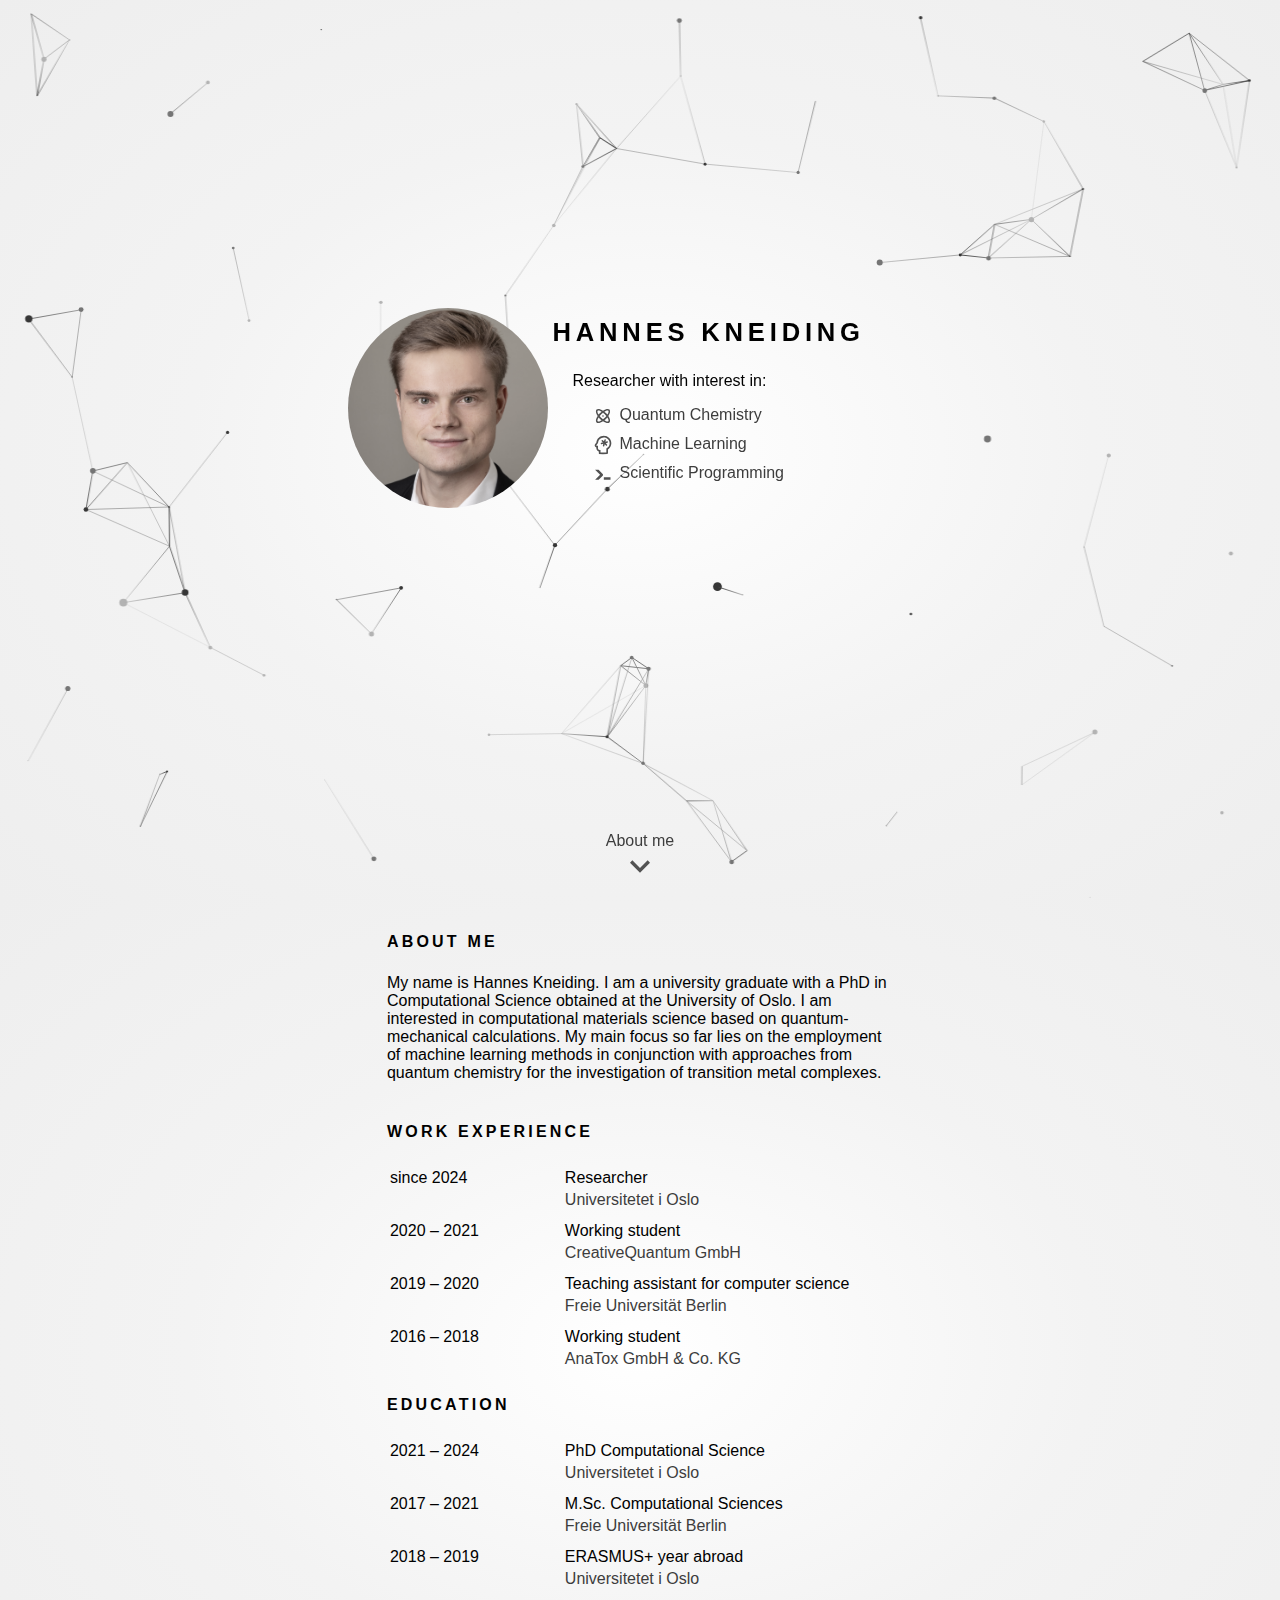
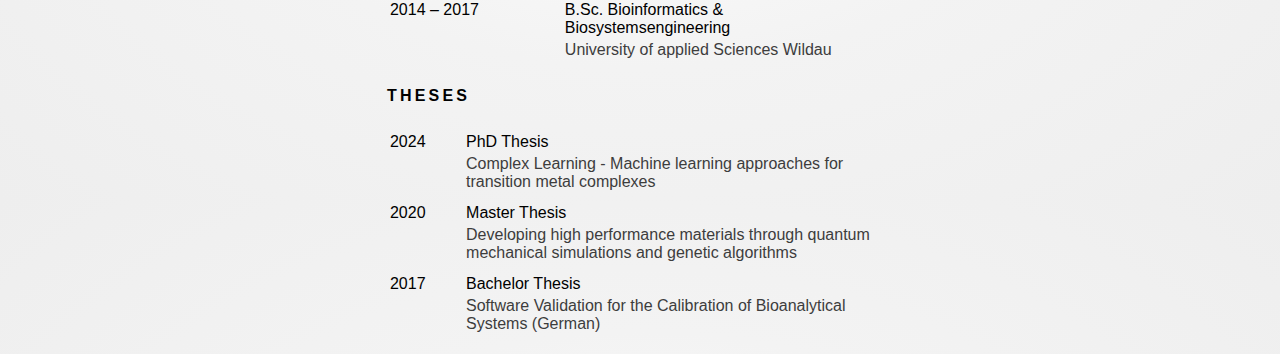
<file: index.html>
<!DOCTYPE html>
<html lang="en">
<head>
    <meta charset="UTF-8">
    <meta name="viewport" content="width=device-width, initial-scale=1.0">
    <meta name="description" content="Personal web page of Hannes Kneiding"> 
    <meta name="keywords" content="hannes, kneiding">
    <meta name="google-site-verification" content="RI3Y8IMaBiPrTOXY99IC0MkhdrZYQqabdenyPWGpyWY" />
    <title>Hannes Kneiding</title>
</head>

<!-- favicon -->
<!-- <link rel="icon" href="assets/img/favicon.ico" type="image/x-icon" /> -->

<!-- style sheet -->
<link rel="stylesheet" href="assets/css/theme.css">

<!-- external import -->
<script type="text/javascript" src="assets/js/particles.min.js"></script>
<!-- index.js import -->
<script src="assets/js/index.js"></script>

<body>

    <div class="center-cover" style="padding-bottom: 100px;">    
        <div class="container-cover">
            <div class="clearfix heading__config">
                <img class="avatar" src="./assets/img/head.jpg" width=200 style="border-radius: 50%; filter: grayscale(50%);">
                <div class="heading__description">
                    <h2 class="name__heading" style="text-align: center;">Hannes Kneiding</h2>
                    <p class="name__label">
                        Researcher with interest in:
                    </p>
                    
                    <div class="list-icon">
                        <img src="./assets/img/atom.svg" width=20 style="margin-right: 7px; border-radius: 50%;">
                    </div>
                    <div class="list-text" style="color: #3d3d3d;">
                        Quantum Chemistry
                    </div>

                    <div class="list-icon">
                        <img src="./assets/img/head-snowflake-outline.svg" width=20 style="margin-right: 7px; border-radius: 50%;">
                    </div>
                    <div class="list-text" style="color: #3d3d3d;">
                        Machine Learning
                    </div>


                    <div class="list-icon">
                        <img src="./assets/img/console-line.svg" width=20 style="margin-right: 7px; border-radius: 50%;">
                    </div>
                    <div class="list-text" style="color: #3d3d3d;">
                        Scientific Programming
                    </div>

                </div>
            </div>

            <a class="title__scroll" href="#about">
                <span class="title__scroll__text" style="color: #3d3d3d;">
                    About me
                </span>
                <img src="./assets/img/chevron-down.svg" width=40>
            </a>
            <canvas class="background" width="1836" height="536" style="width: 100%; height: 100%"></canvas>
        </div>
    </div>
    
    <div class="about">
        <div class="center" style="margin-left: -4.5px">
            <div class="container" style="padding-left: 1%;">
                <h3 class="section__heading" id="about">About me</h3>
                    <p>
                        My name is Hannes Kneiding. I am a university graduate with a PhD in Computational Science obtained at the University of Oslo. 
                        I am interested in computational materials science based on quantum-mechanical calculations. My main focus so far lies on the employment of machine learning methods in conjunction with approaches from quantum chemistry for the investigation of transition metal complexes.
                    </p>
                <br>

                <h3 class="section__heading">Work experience</h3><br> 
                <table style="width:100%">
                    <colgroup>
                        <col span="1" style="width: 35%;">
                        <col span="1" style="width: 65%;">
                    </colgroup>

                    <tr>
                        <td>since 2024</td>
                        <td>Researcher</td>
                    </tr>
                    <tr>
                        <td></td>
                        <td style="color: #3d3d3d; padding-bottom: 10px;">Universitetet i Oslo</td>
                    </tr>
                    
                    <tr>
                        <td>2020 &#8211; 2021</td>
                        <td>Working student</td>
                    </tr>
                    <tr>
                        <td></td>
                        <td style="color: #3d3d3d; padding-bottom: 10px;">CreativeQuantum GmbH</td>
                    </tr>

                    <tr>
                        <td>2019 &#8211; 2020</td>
                        <td>Teaching assistant for computer science</td>
                    </tr>
                    <tr>
                        <td></td>
                        <td style="color: #3d3d3d; padding-bottom: 10px;">Freie Universität Berlin</td>
                    </tr>

                    <tr>
                        <td>2016 &#8211; 2018</td>
                        <td>Working student</td>
                    </tr>
                    <tr>
                        <td></td>
                        <td style="color: #3d3d3d;">AnaTox GmbH & Co. KG</td>
                    </tr>

                </table>
                <br>

                <h3 class="section__heading">Education</h3><br>    
                <table style="width:100%">
                    <colgroup>
                        <col span="1" style="width: 35%;">
                        <col span="1" style="width: 65%;">
                    </colgroup>
                    
                    <tr>
                        <td>2021 &#8211; 2024</td>
                        <td>PhD Computational Science</td>
                    </tr>
                    <tr>
                        <td></td>
                        <td style="color: #3d3d3d; padding-bottom: 10px;">Universitetet i Oslo</td>
                    </tr>
                    
                    <tr>
                        <td>2017 &#8211; 2021</td>
                        <td>M.Sc. Computational Sciences</td>
                    </tr>
                    <tr>
                        <td></td>
                        <td style="color: #3d3d3d; padding-bottom: 10px;">Freie Universität Berlin</td>
                    </tr>

                    <tr>
                        <td>2018 &#8211; 2019</td>
                        <td>ERASMUS+ year abroad</td>
                    </tr>
                    <tr>
                        <td></td>
                        <td style="color: #3d3d3d; padding-bottom: 10px;">Universitetet i Oslo</td>
                    </tr>

                    <tr>
                        <td>2014 &#8211; 2017</td>
                        <td>B.Sc. Bioinformatics & Biosystemsengineering</td>
                    </tr>
                    <tr>
                        <td></td>
                        <td style="color: #3d3d3d;">University of applied Sciences Wildau</td>
                    </tr>

                </table>
                <br>
                
                <h3 class="section__heading">Theses</h3><br>
                <table style="width:100%">
                    <colgroup>
                        <col span="1" style="width: 15%;">
                        <col span="1" style="width: 85%;">
                    </colgroup>

                    <tr>
                        <td>2024</td>
                        <td>PhD Thesis</td>
                    </tr>
                    <tr>
                        <td></td>
                        <td style="color: #3d3d3d; padding-bottom: 10px;">Complex Learning - Machine learning approaches for transition metal complexes</td>
                    </tr>
                    
                    <tr>
                        <td>2020</td>
                        <td>Master Thesis</td>
                    </tr>
                    <tr>
                        <td></td>
                        <td style="color: #3d3d3d; padding-bottom: 10px;">Developing high performance materials through quantum mechanical simulations and genetic algorithms</td>
                    </tr>

                    <tr>
                        <td>2017</td>
                        <td>Bachelor Thesis</td>
                    </tr>
                    <tr>
                        <td></td>
                        <td style="color: #3d3d3d;">Software Validation for the Calibration of Bioanalytical Systems (German)</td>
                    </tr>
                </table>
                <br>
            </div>
        </div>

        <!-- <div class="footer" id="footer">
        </div>

        <script>
            var imprintRaw = "sennaH gnidienK | eßartsrehtuL 8 | 28441 madstoP | ed.enilno-t@gnidienk.sennah";
            var imprintSplit = imprintRaw.split(" ");
            var imprint = "";
            for (let i = 0; i < imprintSplit.length; i++) {
                imprint += imprintSplit[i].split('').reverse().join('')
                imprint += " "
            }
            document.getElementById("footer").innerHTML = imprint;
        </script> -->

    </div>

</body>
</html>
</file>
<file: assets/css/theme.css>
/* For Mobile */
@media screen and (max-width: 416px) {
  html, body { 
    height: 100%;
    scroll-behavior: smooth;
  }
  
  body {
    display: flex;
    align-items: center;
    font-family: 'helvetica-neue-std', sans-serif;
    font-style: normal;
    background-color: #007eec;
    background: radial-gradient(ellipse at center, #ffffff 0%,#f3f3f3 50%,#eeeeee 100%);
  }
  
  .name__heading {
    text-transform: uppercase;
    line-height: 3rem;
    margin-top: 0rem;
    margin-bottom: 1rem;
    white-space: normal;
    font-weight: 700;
    font-size: 1.6rem;
    letter-spacing: 0.3rem;
    cursor: text;
  }

  .heading__description {
    margin: auto;
    width: 100%;
  }

  .name__label {
    margin-left: 0px; 
    width: 100%;
  }
  
  .section__heading {
    text-transform: uppercase;
    line-height: 2rem;
    margin-top: 0rem;
    margin-bottom: 0rem;
    white-space: normal;
    font-weight: 700;
    font-size: 1rem;
    letter-spacing: 0.2rem;
    cursor: text;
  }
  
  .title__scroll {
    position: absolute;
    width: 110px;
    right: 0;
    left: 0;
    bottom: 10px;
    margin: auto;
    text-align: center;
    z-index: 10;
  }
  
  .title__scroll__text {
    position: absolute;
    width: 110px;
    right: 0;
    left: 0;
    bottom: 40px;
    margin: auto;
    text-align: center;
    z-index: 10;
  }
  
  .center-cover {
    margin: auto;
    width: 50%;
    min-width: 200px;
  }
  
  .center {
    margin: auto;
    width: 100%;
  }
  
  .container {
    width: 90%;
    max-width: 500px;
    margin: 0 auto;
    background-color: rgba(255, 255, 255, 0);
  }
  
  .container-cover {
    width: 100%;
    margin: 0 auto;
    background-color: rgba(255, 255, 255, 0);
  }
  
  .footer {
    padding: 5px;
    width: 101.52%;
    margin-left: -8px;
    background-color: #313131;
    text-align: center;
    color: white;
  }
  
  .background {
    position: absolute;
    width:100%;
    height:100%;
    display: block;
    top: 0;
    bottom: 0;
    left: 0;
    right: 0;
    z-index: -1;
  }
  
  .avatar {
    margin: auto;
    width: 100%;
  }

  .about {
    height: 100px; 
    width: 98%; 
    position: absolute; 
    margin-top: 115vh;
  }

  .about__me {
    position: relative;
  }
    
  .heading__config > * {
    margin: auto;
    width: 100%;
  }
  
  .list-icon {
    margin-left: 40px;  
    margin-bottom: 5px; 
    float: left; 
    clear: both;
  }

  .list-text {
    float: left; 
    width: 60%;
    margin-bottom: 5px;
  }
  
  td {
    text-align: left;
    vertical-align: text-top;
  }
  
  .link {
    text-decoration: none;
    color: #3d3d3d;
  }
}

/* For mobile and tablet flip view */
@media screen and (max-height: 600px) and (max-width: 899px) {
  html, body { 
    height: 100%;
    scroll-behavior: smooth;
  }
  
  body {
    display: flex;
    align-items: center;
    font-family: 'helvetica-neue-std', sans-serif;
    font-style: normal;
    background-color: #007eec;
    background: radial-gradient(ellipse at center, #ffffff 0%,#f3f3f3 50%,#eeeeee 100%);
  }
  
  .name__heading {
    text-transform: uppercase;
    line-height: 3rem;
    margin-top: 0rem;
    margin-bottom: 1rem;
    white-space: normal;
    font-weight: 700;
    font-size: 1.6rem;
    letter-spacing: 0.3rem;
    cursor: text;
  }
  
  .name__label {
    margin-left: 20px; 
    width: 100%;
  }

  .section__heading {
    text-transform: uppercase;
    line-height: 2rem;
    margin-top: 0rem;
    margin-bottom: 0rem;
    white-space: normal;
    font-weight: 700;
    font-size: 1rem;
    letter-spacing: 0.2rem;
    cursor: text;
  }
  
  .title__scroll {
    position: absolute;
    width: 110px;
    right: 0;
    left: 0;
    bottom: 10px;
    margin: auto;
    text-align: center;
    z-index: 10;
  }
  
  .title__scroll__text {
    position: absolute;
    width: 110px;
    right: 0;
    left: 0;
    bottom: 40px;
    margin: auto;
    text-align: center;
    z-index: 10;
  }
  
  .center-cover {
    margin: auto;
    width: 50%;
    min-width: 600px;
  }
  
  .center {
    margin: auto;
    width: 100%;
  }
  
  .container {
    width: 90%;
    max-width: 500px;
    margin: 0 auto;
    background-color: rgba(255, 255, 255, 0);
  }
  
  .container-cover {
    width: 100%;
    margin: 0 auto;
    background-color: rgba(255, 255, 255, 0);
  }
  
  .footer {
    padding: 5px;
    width: 101.52%;
    margin-left: -8px;
    background-color: #313131;
    text-align: center;
    color: white;
  }
  
  .background {
    position: absolute;
    width:100%;
    height:100%;
    display: block;
    top: 0;
    bottom: 0;
    left: 0;
    right: 0;
    z-index: -1;
  }
  
  .about {
    height: 100px; 
    width: 98%; 
    position: absolute; 
    margin-top: 130vh;
  }

  .about__me {
    position: relative;
  }
  
  /* icon and text side by side */
  
  .heading__config > * {
    float:left;
    margin-right:5px;
  }
  
  .clearfix {
    *zoom:1 /* for IE */;
  }
  
  .clearfix:before,
  .clearfix:after {
    content: " ";
    display: table;
  }
  
  .clearfix:after {
    clear: both;
  }
  
  .list-icon {
    margin-left: 40px;  
    margin-bottom: 5px; 
    float: left; 
    clear:both;
  }
  
  .list-text {
    float: left; 
    width: 60%;
    margin-bottom: 5px;
  }
  
  td {
    text-align: left;
    vertical-align: text-top;
  }
  
  .link {
    text-decoration: none;
    color: #3d3d3d;
  }
  
  
}

/* For Tablets */
@media screen and (min-height: 601px) and (min-width: 416px) and (max-width: 899px) {
  html, body { 
    height: 100%;
    scroll-behavior: smooth;
  }
  
  body {
    display: flex;
    align-items: center;
    font-family: 'helvetica-neue-std', sans-serif;
    font-style: normal;
    background-color: #007eec;
    background: radial-gradient(ellipse at center, #ffffff 0%,#f3f3f3 50%,#eeeeee 100%);
  }
  
  .name__heading {
    text-transform: uppercase;
    line-height: 3rem;
    margin-top: 0rem;
    margin-bottom: 1rem;
    white-space: normal;
    font-weight: 700;
    font-size: 1.6rem;
    letter-spacing: 0.3rem;
    cursor: text;
  }

  .heading__description {
    margin: auto;
    width: 80%;
  }

  .name__label {
    margin-left: auto; 
    margin-right: auto;
    width: 75%;
    min-width: 200px;
  }
  
  .section__heading {
    text-transform: uppercase;
    line-height: 2rem;
    margin-top: 0rem;
    margin-bottom: 0rem;
    white-space: normal;
    font-weight: 700;
    font-size: 1rem;
    letter-spacing: 0.2rem;
    cursor: text;
  }
  
  .title__scroll {
    position: absolute;
    width: 110px;
    right: 0;
    left: 0;
    bottom: 10px;
    margin: auto;
    text-align: center;
    z-index: 10;
  }
  
  .title__scroll__text {
    position: absolute;
    width: 110px;
    right: 0;
    left: 0;
    bottom: 40px;
    margin: auto;
    text-align: center;
    z-index: 10;
  }
  
  .center-cover {
    margin: auto;
    width: 50%;
    min-width: 200px;
  }
  
  .center {
    margin: auto;
    width: 100%;
  }
  
  .container {
    width: 90%;
    max-width: 500px;
    margin: 0 auto;
    background-color: rgba(255, 255, 255, 0);
  }
  
  .container-cover {
    width: 100%;
    margin: 0 auto;
    background-color: rgba(255, 255, 255, 0);
  }
  
  .footer {
    padding: 5px;
    width: 101.52%;
    margin-left: -8px;
    background-color: #313131;
    text-align: center;
    color: white;
  }
  
  .background {
    position: absolute;
    width:100%;
    height:100%;
    display: block;
    top: 0;
    bottom: 0;
    left: 0;
    right: 0;
    z-index: -1;
  }
  
  .avatar {
    margin: auto;
    width: 100%;
    max-width: 200px;
    display: block; 
    margin-left: auto; 
    margin-right: auto;
  }

  .about {
    height: 100px; 
    width: 98%; 
    position: absolute; 
    margin-top: 115vh;
  }

  .about__me {
    position: relative;
  }
    
  .heading__config > * {
    margin: auto;
    width: 100%;
  }
  
  .list-icon {
    margin-left: 20%;  
    margin-bottom: 5px; 
    float: left; 
    clear: both;
  }

  .list-text {
    float: left; 
    width: 60%;
    margin-bottom: 5px;
  }
  
  td {
    text-align: left;
    vertical-align: text-top;
  }
  
  .link {
    text-decoration: none;
    color: #3d3d3d;
  }
}

/* For Monitor */
@media screen and (min-width: 900px) {
  html, body { 
    height: 100%;
    scroll-behavior: smooth;
  }
  
  body {
    display: flex;
    align-items: center;
    font-family: 'helvetica-neue-std', sans-serif;
    font-style: normal;
    background-color: #007eec;
    background: radial-gradient(ellipse at center, #ffffff 0%,#f3f3f3 50%,#eeeeee 100%);
  }
  
  .name__heading {
    text-transform: uppercase;
    line-height: 3rem;
    margin-top: 0rem;
    margin-bottom: 1rem;
    white-space: normal;
    font-weight: 700;
    font-size: 1.6rem;
    letter-spacing: 0.3rem;
    cursor: text;
  }
  
  .name__label {
    margin-left: 20px; 
    width: 100%;
  }

  .section__heading {
    text-transform: uppercase;
    line-height: 2rem;
    margin-top: 0rem;
    margin-bottom: 0rem;
    white-space: normal;
    font-weight: 700;
    font-size: 1rem;
    letter-spacing: 0.2rem;
    cursor: text;
  }
  
  .title__scroll {
    position: absolute;
    width: 110px;
    right: 0;
    left: 0;
    bottom: 10px;
    margin: auto;
    text-align: center;
    z-index: 10;
  }
  
  .title__scroll__text {
    position: absolute;
    width: 110px;
    right: 0;
    left: 0;
    bottom: 40px;
    margin: auto;
    text-align: center;
    z-index: 10;
  }
  
  .center-cover {
    margin: auto;
    width: 50%;
    min-width: 900px;
  }
  
  .center {
    margin: auto;
    width: 100%;
  }
  
  .container {
    width: 90%;
    max-width: 500px;
    margin: 0 auto;
    background-color: rgba(255, 255, 255, 0);
  }
  
  .container-cover {
    width: 65%;
    margin: 0 auto;
    background-color: rgba(255, 255, 255, 0);
  }
  
  .footer {
    padding: 5px;
    width: 101.52%;
    margin-left: -8px;
    background-color: #313131;
    text-align: center;
    color: white;
  }
  
  .background {
    position: absolute;
    width:100%;
    height:100%;
    display: block;
    top: 0;
    bottom: 0;
    left: 0;
    right: 0;
    z-index: -1;
  }
  
  .about {
    height: 100px; 
    width: 98%; 
    position: absolute; 
    margin-top: 115vh;
  }

  .about__me {
    position: relative;
  }
  
  /* icon and text side by side */
  
  .heading__config > * {
    float:left;
    margin-right:5px;
  }
  
  .clearfix {
    *zoom:1 /* for IE */;
  }
  
  .clearfix:before,
  .clearfix:after {
    content: " ";
    display: table;
  }
  
  .clearfix:after {
    clear: both;
  }
  
  .list-icon {
    margin-left: 40px;  
    margin-bottom: 5px; 
    float: left; 
    clear:both;
  }
  
  .list-text {
    float: left; 
    width: 60%;
    margin-bottom: 5px;
  }
  
  td {
    text-align: left;
    vertical-align: text-top;
  }
  
  .link {
    text-decoration: none;
    color: #3d3d3d;
  }
}
</file>
